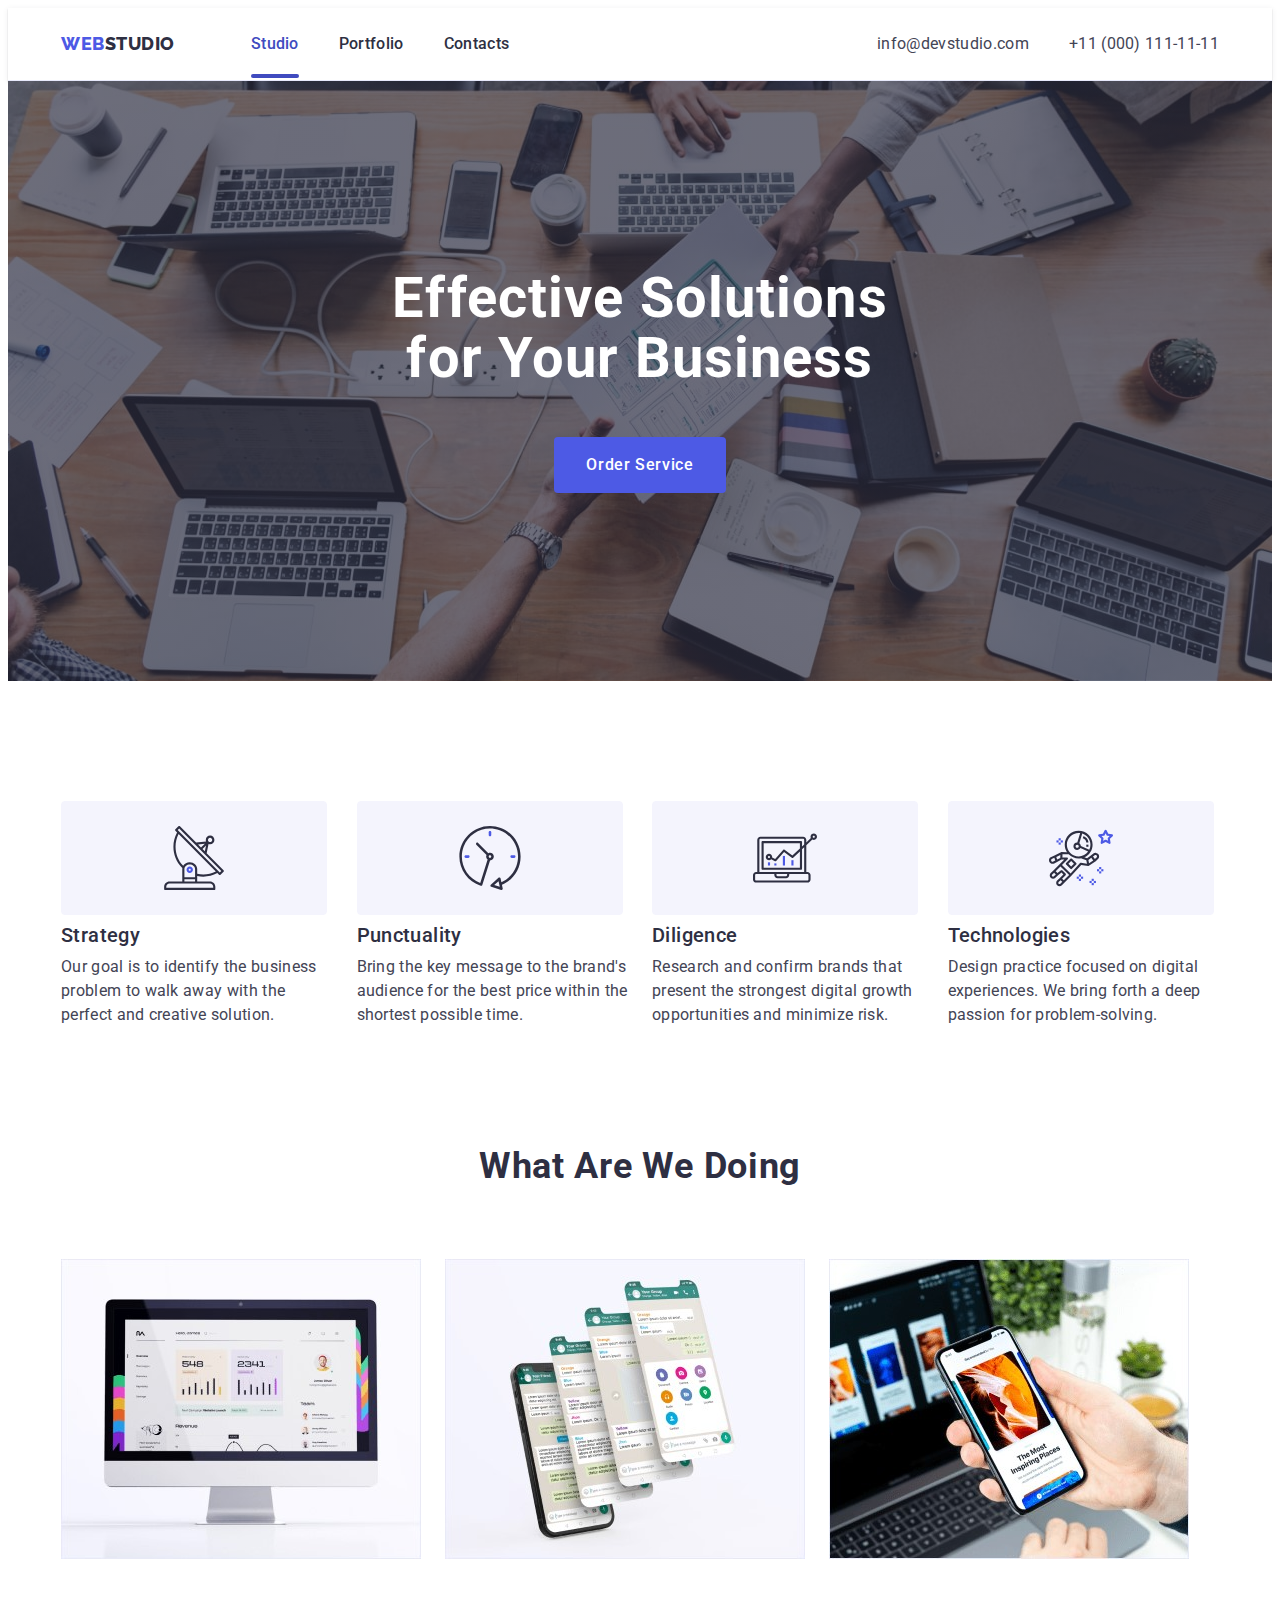
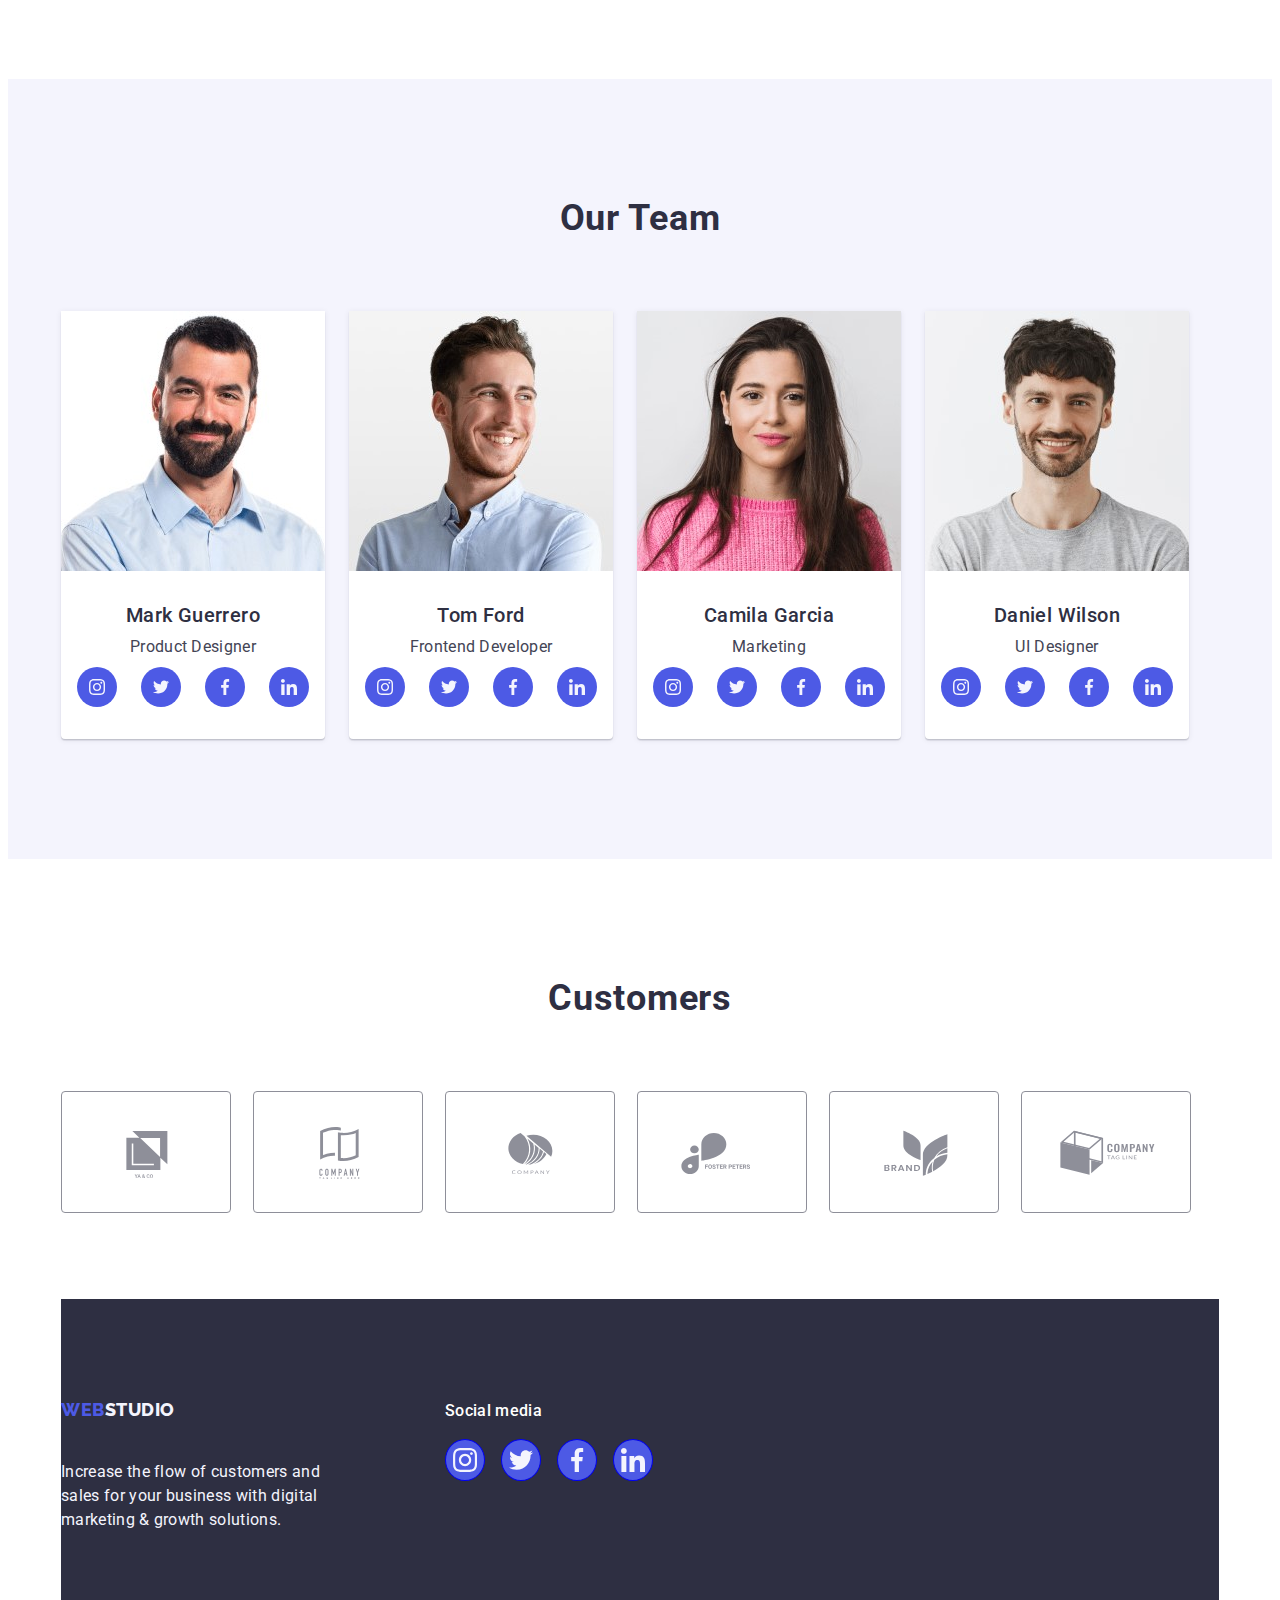
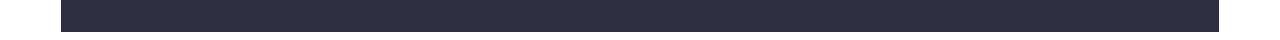
<file: index.html>
<!DOCTYPE html>
<html lang="en">
<head>
    <meta charset="UTF-8">
    <meta name="viewport" content="width=<device-width>, initial-scale=1.0">
    <title>webstudio</title>
    <link rel="preconnect" href="https://fonts.googleapis.com">
    <link rel="preconnect" href="https://fonts.gstatic.com" crossorigin>
    <link href="https://fonts.googleapis.com/css2?family=Raleway:wght@800&family=Roboto:wght@400;500;700;900&family=Tangerine:wght@700&display=swap" rel="stylesheet">
    <link 
          rel="stylesheet" 
          href="https://cdnjs.cloudflare.com/ajax/libs/modern-normalize/2.0.0/modern-normalize.min.css" 
          integrity="sha512-4xo8blKMVCiXpTaLzQSLSw3KFOVPWhm/TRtuPVc4WG6kUgjH6J03IBuG7JZPkcWMxJ5huwaBpOpnwYElP/m6wg==" 
          crossorigin="anonymous" 
          referrerpolicy="no-referrer" 
       />
<link rel="stylesheet" href="./css/styles.css" />
</head>
<body>
  <header class="header">
       <div class="container header-container">
           <nav class="header-navigation">
             <a href="./index.html" class="header-logo link">web<span class="header-logo-accent">Studio</span></a>
              <ul class="header-menu list">
                  <li class="header-menu-item">
                    <a class="header-menu-link current link" href="./index.html">Studio</a></li>
                  <li class="header-menu-item">
                    <a class="header-menu-link link" href="./portfolio.html">Portfolio</a></li>
                  <li class="header-menu-item">
                    <a class="header-menu-link link" href="">Contacts</a></li>
             </ul>
          </nav>
          <address class="header-adress">
               <ul class="adress list">
                  <li class="adress-link">
                  <a class="adress-menu link" href="mailto:info@devstudio.com">info@devstudio.com</a></li>
                  <li class="adress-link">
                  <a class="adress-menu link" href="tel:+110001111111">+11 (000) 111-11-11</a></li>
              </ul>
          </address>
     </div>
  </header>
<main>
    <section class="hero">
        <div class="container hero-container">
            <h1 class="hero-title">Effective Solutions for Your Business</h1>
            <button type="button" class="hero-btn" data-modal-open>Order Service</button>
        </div>
    </section>
    <section class="advantages">       
        <div class="container">
            <h2 class="visually-hidden">advantages</h2>
            <ul class="advantages-list list">
                <li class="advantages-item">
                    <div class="container-icons">
                        <svg class="advantages-icons"
                            width="64"
                            height="64">
                            <use href="./images/icons.svg#icon-antenna-1"></use>
                        </svg>
                    </div>
                    <h3 class="advantages-subtitle">Strategy</h3>
                    <p class="advantages-item-text">Our goal is to identify the business
                        problem to walk away with the perfect and creative solution. </p>
                </li>
                <li class="advantages-item">
                    <div class="container-icons">
                        <svg class="advantages-icons"
                            width="64"
                            height="64">
                            <use href="./images/icons.svg#icon-clock-1"></use>
                        </svg>
                    </div>
                    <h3 class="advantages-subtitle">Punctuality</h3>
                    <p class="advantages-item-text">Bring the key message to the brand's audience for the best price within the shortest possible time.</p>
                </li>
                <li class="advantages-item">
                    <div class="container-icons">
                        <svg class="advantages-icons"
                           width="64"
                           height="64">
                           <use href="./images/icons.svg#icon-diagram-1"></use>
                        </svg>
                    </div>
                    <h3 class="advantages-subtitle">Diligence</h3>
                    <p class="advantages-item-text">Research and confirm brands that present the strongest digital growth opportunities and minimize risk.</p>
                </li>
                <li class="advantages-item">
                    <div class="container-icons">
                        <svg class="advantages-icons"
                           width="64"
                           height="64">
                           <use href="./images/icons.svg#icon-astronaut-1"></use>
                        </svg>
                    </div>
                    <h3 class="advantages-subtitle">Technologies</h3>
                    <p class="advantages-item-text">Design practice focused on digital experiences. We bring forth a deep passion for problem-solving.</p>
                </li>
            </ul>
        </div>  
    </section>
    <section class="pictures">
        <div class="container">
            <h2 class="pictures-subtitle">What are we doing</h2>
            <ul class="pictures-support list">
                <li class="pictures-foto">
                    <img 
                      src="./images/laptop.jpg" 
                      alt="laptop" 
                      width="360" 
                      height="300"
                    />
                </li>
                <li class="pictures-foto">
                    <img 
                      src="./images/mobole.jpg" 
                      alt="mobole" 
                      width="360" 
                      height="300"
                    />
                </li>
                <li class="pictures-foto">
                    <img 
                      src="./images/notebook_mobole.jpg" 
                      alt="notebook_mobole" 
                      width="360" 
                      height="300"
                    />
                </li>
            </ul>
        </div>
    </section>
    <section class="team">
        <div class="container">
            <h2 class="team-title">Our team</h2>
            <ul class="team-list list">
                <li class="team-item">
                <img 
                  src="./images/markguerrero.jpg"
                  alt="mark guerrero" 
                  width="264" 
                  height="260"
                />
              <div class="container-subtitle">
                 <h3 class="team-subtitle">Mark Guerrero</h3>
                 <p class="team-item-text">Product Designer</p>
                    <ul class="social-media list">
                        <li class="social-icons">
                          <a class="social-icons-link" href="#">
                            <svg class="icons-link"
                              width="16"
                              height="16">
                              <use href="./images/icons.svg#icon-instagram-2"></use>
                            </svg>
                          </a>
                        </li>
                        <li class="social-icons">
                          <a class="social-icons-link" href="#">
                            <svg class="icons-link"
                              width="16"
                              height="16">
                              <use href="./images/icons.svg#icon-twitter-1"></use>
                            </svg>
                          </a> 
                        </li>
                        <li class="social-icons">
                          <a class="social-icons-link" href="#">
                            <svg class="icons-link"
                              width="16"
                              height="16">
                              <use href="./images/icons.svg#icon-facebook-1"></use>
                            </svg>
                          </a>
                        </li>
                        <li class="social-icons">
                          <a class="social-icons-link" href="#">
                            <svg class="icons-link"
                              width="16"
                              height="16">
                              <use href="./images/icons.svg#icon-linkedin-1"></use>
                            </svg>
                          </a>
                        </li>  
                    </ul>
                </div>    
            </li>
    <li class="team-item">
      <img 
        src="./images/tomford.jpg" 
        alt="tom ford" 
        width="264" 
        height="260"
      />
        <div class="container-subtitle">
          <h3 class="team-subtitle">Tom Ford</h3>
          <p class="team-item-text">Frontend Developer</p>
             <ul class="social-media list">
                <li class="social-icons">
                    <a class="social-icons-link" href="#">
                        <svg class="icons-link"
                         width="16"
                         height="16">
                         <use href="./images/icons.svg#icon-instagram-2"></use>
                        </svg>
                    </a>  
                </li>
                <li class="social-icons">
                    <a class="social-icons-link" href="#">
                        <svg class="icons-link"
                         width="16"
                         height="16">
                         <use href="./images/icons.svg#icon-twitter-1"></use>
                       </svg>
                    </a>                                   
                </li>
                <li class="social-icons">
                    <a class="social-icons-link" href="#">
                        <svg class="icons-link"
                         width="16"
                         height="16">
                        <use href="./images/icons.svg#icon-facebook-1"></use>
                        </svg>
                    </a>    
                </li>
                <li class="social-icons">
                    <a class="social-icons-link" href="#">
                        <svg class="icons-link"
                         width="16"
                         height="16">
                        <use href="./images/icons.svg#icon-linkedin-1"></use>
                        </svg>
                    </a>
                </li>  
             </ul>
        </div>    
    </li>
    <li class="team-item">
            <img 
              src="./images/camilagarcia.jpg" 
              alt="camila garcia" 
              width="264" 
              height="260"
             />
        <div class="container-subtitle">
          <h3 class="team-subtitle">Camila Garcia</h3>
          <p class="team-item-text">Marketing</p>
            <ul class="social-media list">
                <li class="social-icons">
                    <a class="social-icons-link" href="#"> 
                      <svg class="icons-link"
                       width="16"
                       height="16">
                       <use href="./images/icons.svg#icon-instagram-2"></use>
                      </svg>
                    </a>
                </li>
                <li class="social-icons">
                    <a class="social-icons-link" href="#">
                        <svg class="icons-link"
                         width="16"
                         height="16">
                        <use href="./images/icons.svg#icon-twitter-1"></use>
                        </svg>
                    </a>
                </li>
                <li class="social-icons">
                    <a class="social-icons-link" href="#">
                       <svg class="icons-link"
                        width="16"
                        height="16">
                        <use href="./images/icons.svg#icon-facebook-1"></use>
                       </svg>
                    </a>
                </li>
                <li class="social-icons">
                    <a class="social-icons-link" href="#">
                      <svg class="icons-link"
                        width="16"
                        height="16">
                        <use href="./images/icons.svg#icon-linkedin-1"></use>
                      </svg>
                    </a>
                </li>  
            </ul>
        </div>
    </li>
    <li class="team-item">
        <img 
            src="./images/danielwilson.jpg" 
            alt="daniel wilson"
            width="264" 
            height="260"
        />
        <div class="container-subtitle">
            <h3 class="team-subtitle">Daniel Wilson</h3>
            <p class="team-item-text">UI Designer</p>
                <ul class="social-media list">
                    <li class="social-icons">
                        <a class="social-icons-link" href="#">
                          <svg class="icons-link"
                            width="16"
                            height="16">
                            <use href="./images/icons.svg#icon-instagram-2"></use>
                         </svg>
                        </a>
                    </li>
                    <li class="social-icons">
                        <a class="social-icons-link" href="#">
                          <svg class="icons-link"
                            width="16"
                            height="16">
                            <use href="./images/icons.svg#icon-twitter-1"></use>
                          </svg>
                        </a>
                    </li>
                    <li class="social-icons">
                        <a class="social-icons-link" href="#">
                          <svg class="icons-link"
                            width="16"
                            height="16">
                            <use href="./images/icons.svg#icon-facebook-1"></use>
                          </svg></a>
                    </li>
                    <li class="social-icons">
                        <a class="social-icons-link" href="#">
                          <svg class="icons-link"
                            width="16"
                            height="16">
                            <use href="./images/icons.svg#icon-linkedin-1"></use>
                          </svg>
                        </a>
                    </li>  
                </ul>
            </div>   
        </li>
    </ul>
    </div>
    </section>
    <section class="customers">
        <div class="container">
            <h2 class="customers-box">Customers</h2>
            <ul class="customers-box-icons list">
                <li class="customers-icons-logo">
                    <a class="customers-icons" href="#">
                     <svg class="customers-icons-box"
                      width="104"
                      height="56">
                      <use href="./images/icons.svg#icon-Logo"></use>
                     </svg>
                    </a>
                </li>
                <li class="customers-icons-logo">
                    <a class="customers-icons" href="#">
                     <svg class="customers-icons-box"
                      width="104"
                      height="56">
                      <use href="./images/icons.svg#icon-Logo-1"></use>
                     </svg>
                    </a> 
                </li>
                <li class="customers-icons-logo">
                    <a class="customers-icons" href="#">
                     <svg class="customers-icons-box"
                      width="104"
                      height="56">
                      <use href="./images/icons.svg#icon-Logo-2"></use>
                     </svg>
                    </a> 
                </li>
                <li class="customers-icons-logo">
                    <a class="customers-icons" href="#">
                     <svg class="customers-icons-box"
                      width="104"
                      height="56">
                      <use href="./images/icons.svg#icon-Logo-3"></use>
                     </svg>
                    </a>  
                </li>
                <li class="customers-icons-logo">
                    <a class="customers-icons" href="#">
                     <svg class="customers-icons-box"
                      width="104"
                      height="56">
                      <use href="./images/icons.svg#icon-Logo-4"></use>
                     </svg>
                    </a>
                </li>
                <li class="customers-icons-logo">
                    <a class="customers-icons" href="#">
                     <svg class="customers-icons-box"
                      width="104"
                      height="56">
                      <use href="./images/icons.svg#icon-Logo-5"></use>
                     </svg>
                    </a>  
                </li>
            </ul>
        </div>
    </section>
   </main>
     <footer class="container" id="footer">   
        <div class="footer-container">
         <div class="footer-logo-text">
            <a href="./index.html" class="header-logo link">web<span class="header-logo-footer">Studio</span></a>
            <p class="footer-text">Increase the flow of customers and  sales for your business with digital marketing & growth solutions.</p>
         </div>
         <div class="footer-base">
           <p class="footer-text-social">Social media</p>
           <ul class="footer-social list">
             <li class="footer-social-icons">
                <a class="footer-icons-list" href="#">
                  <svg class="footer-icons-box"
                   width="24"
                   height="24">
                   <use href="./images/icons.svg#icon-instagram-2"></use>
                  </svg>
                </a>
             </li>
             <li class="footer-social-icons">
                <a class="footer-icons-list" href="#">
                  <svg class="footer-icons-box"
                   width="24"
                   height="24">
                   <use href="./images/icons.svg#icon-twitter-1"></use>
                  </svg>
                </a>
             </li>
             <li class="footer-social-icons">
                <a class="footer-icons-list" href="#">
                  <svg class="footer-icons-box"
                   width="24"
                   height="24">
                  <use href="./images/icons.svg#icon-facebook-1"></use>
                  </svg>
                </a>  
             </li>
             <li class="footer-social-icons">
                <a class="footer-icons-list" href="#">
                  <svg class="footer-icons-box"
                   width="24"
                   height="24">
                  <use href="./images/icons.svg#icon-linkedin-1"></use>
                 </svg>
                </a>   
             </li>  
           </ul>
         </div>     
        </div>        
   </footer>
        <div class="backdrop is-hidden" data-modal>
          <div class="modal-window">   
          <button class="cross-buttom" type="button" data-modal-close>
             <svg class="cross" 
              width="8"
              height="8">
              <use href="./images/icons.svg#icon-cross"></use>
              </svg>
            </button>    
          </div>
        </div>
    <script src="./js/modal.js"></script>
  </body>
</html>
</file>
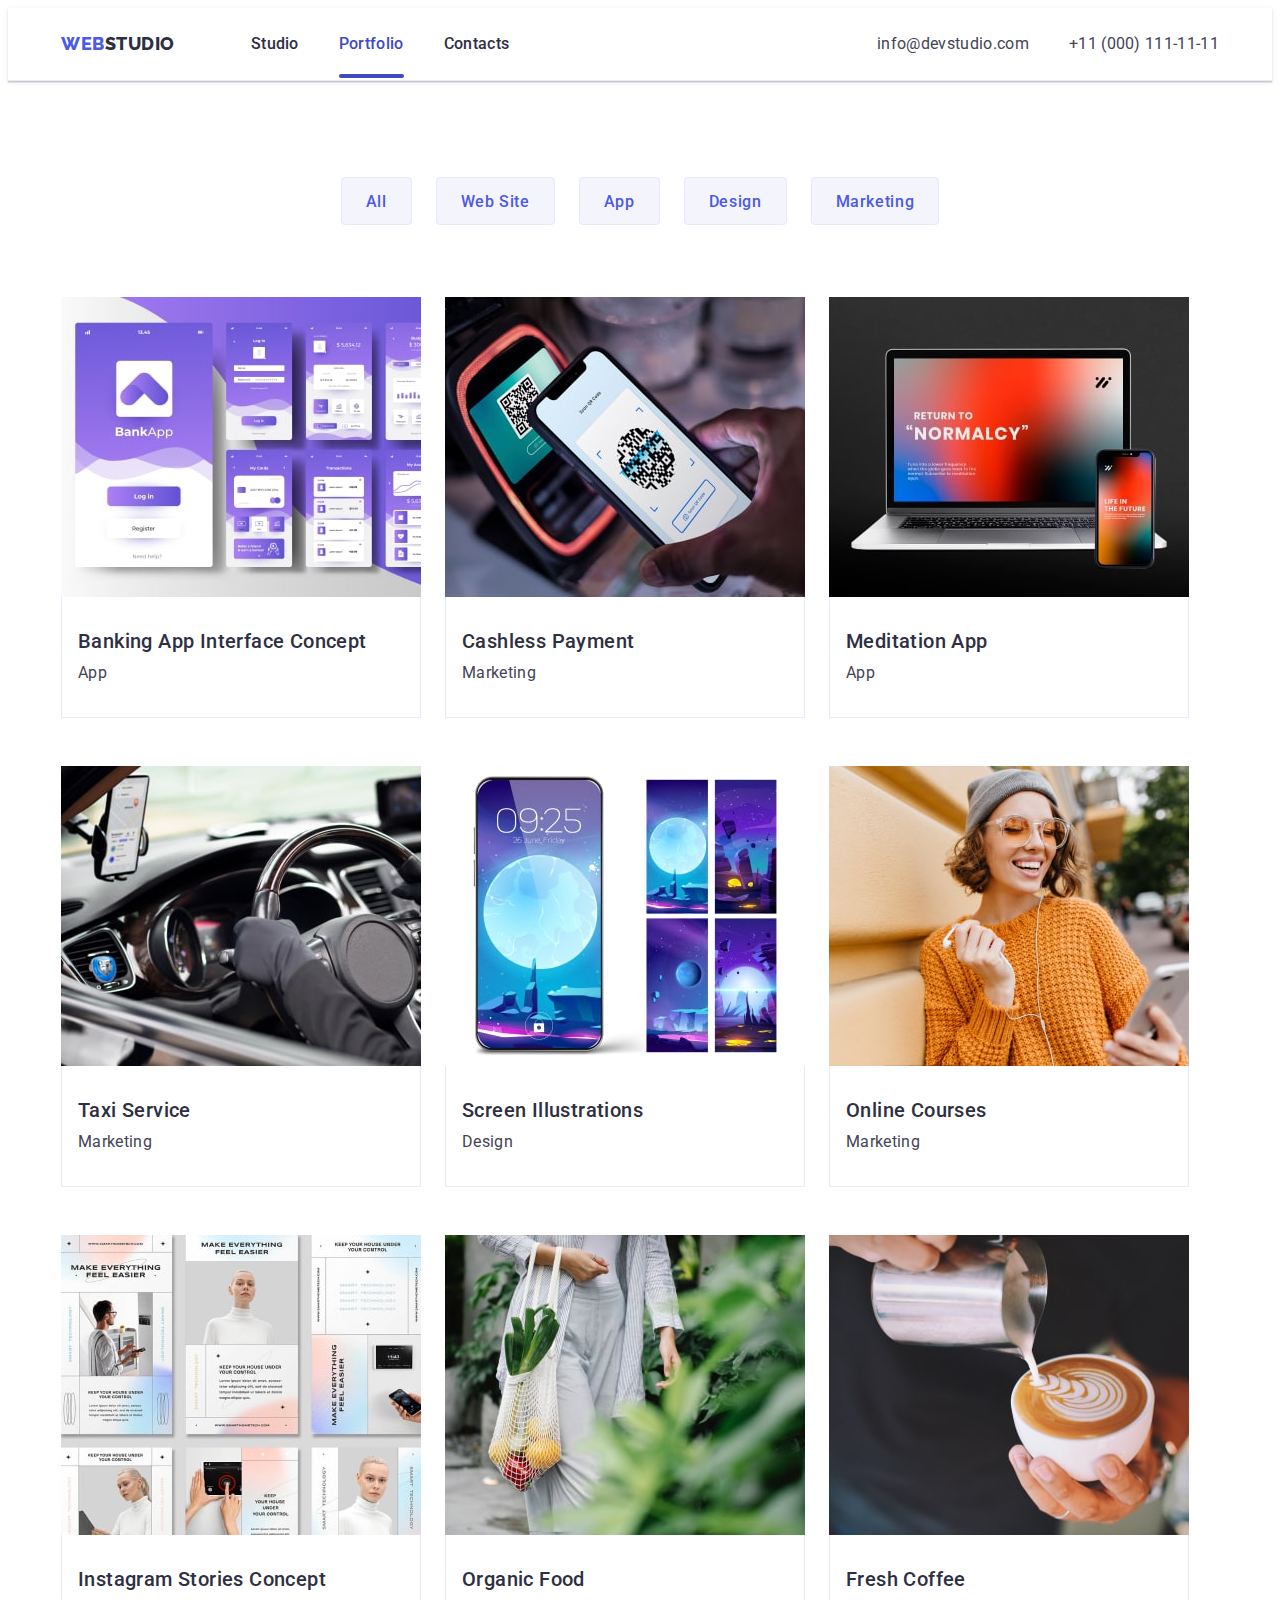
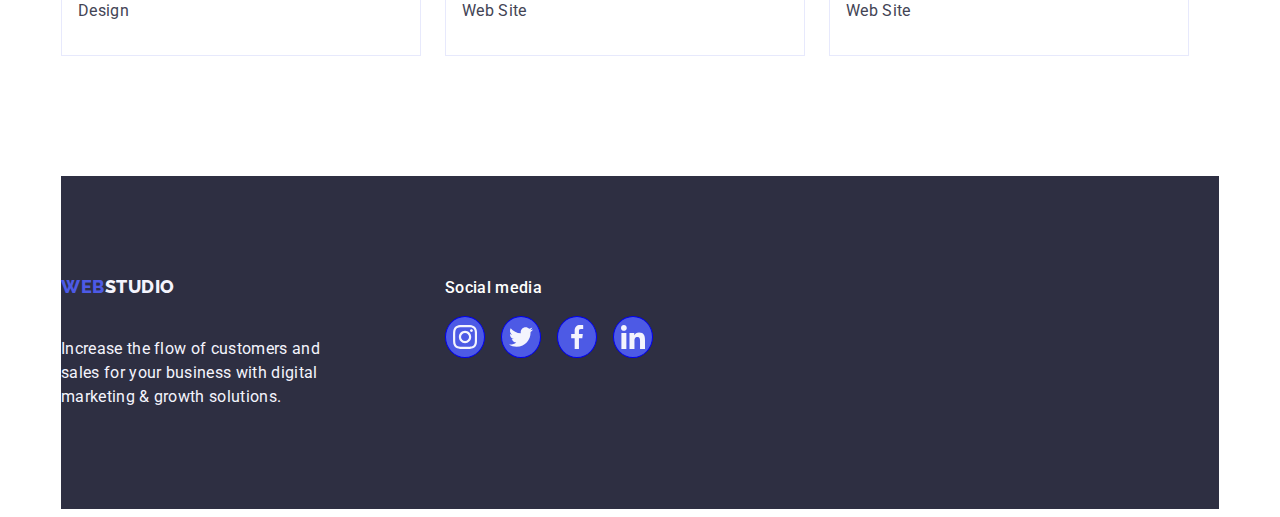
<file: portfolio.html>
<!DOCTYPE html>
<html lang="en">
<head>
    <meta charset="UTF-8">
    <meta name="viewport" content="width=<device-width>, initial-scale=1.0">
    <title>webstudio</title>
    <link rel="preconnect" href="https://fonts.googleapis.com">
    <link rel="preconnect" href="https://fonts.gstatic.com" crossorigin>
    <link href="https://fonts.googleapis.com/css2?family=Raleway:wght@800&family=Roboto:wght@400;500;700;900&family=Tangerine:wght@700&display=swap" rel="stylesheet">
    <link 
        rel="stylesheet" 
        href="https://cdnjs.cloudflare.com/ajax/libs/modern-normalize/2.0.0/modern-normalize.min.css" 
        integrity="sha512-4xo8blKMVCiXpTaLzQSLSw3KFOVPWhm/TRtuPVc4WG6kUgjH6J03IBuG7JZPkcWMxJ5huwaBpOpnwYElP/m6wg==" 
        crossorigin="anonymous" 
        referrerpolicy="no-referrer" 
    />
<link rel="stylesheet" href="./css/styles.css" />
</head>
<body>
  <header class="header">
    <div class="container header-container">
      <nav class="header-navigation">
        <a href="./index.html" class="header-logo link">web<span class="header-logo-accent">Studio</span></a>
         <ul class="header-menu list">
             <li class="header-menu-item">
               <a class="header-menu-link link" href="./index.html">Studio</a></li>
             <li class="header-menu-item">
               <a class="header-menu-link current link" href="./portfolio.html">Portfolio</a></li>
             <li class="header-menu-item">
               <a class="header-menu-link link" href="">Contacts</a></li>
        </ul>
     </nav>
     <address class="header-adress">
          <ul class="adress list">
             <li class="adress-link">
             <a class="adress-menu link" href="mailto:info@devstudio.com">info@devstudio.com</a></li>
             <li class="adress-link">
             <a class="adress-menu link" href="tel:+110001111111">+11 (000) 111-11-11</a></li>
         </ul>
     </address>
</div>
  </header>
  <main>
      <section class="portfolio">
        <div class="container">
          <h1 class="visually-hidden">portfolio</h1>
          <ul class="some-btn list">
              <li><button type="button" class="btn-roll">All</button></li>
              <li><button type="button" class="btn-roll">Web Site</button></li>
              <li><button type="button" class="btn-roll">App</button></li>
              <li><button type="button" class="btn-roll">Design</button></li>
              <li><button type="button" class="btn-roll">Marketing</button></li>
          </ul>
          <ul class="support-list list">
              <li class="support-list-item">
                  <a class="support-card link" href="#">
                    <div class="card">
                      <img src="./images/bankapp.jpg"
                      alt="bankapp"
                      width="360"
                      height="300">
                      <p class="overlay">14 Stylish and User-Friendly App Design Concepts · Task Manager App · Calorie Tracker App · Exotic Fruit Ecommerce App · Cloud Storage App</p>
                    </div>
                    <div class="container-support">
                        <h2 class="support-list-text">Banking App Interface Concept</h2>
                        <p class="support-btn-text">App</p>
                    </div>
                  </a>
              </li>
              <li class="support-list-item">
                  <a class="support-card link" href="#">
                    <div class="card">
                      <img src="./images/cashlesspayment.jpg"
                      alt="cashlesspayment"
                      width="360"
                      height="300">
                      <p class="overlay">14 Stylish and User-Friendly App Design Concepts · Task Manager App · Calorie Tracker App · Exotic Fruit Ecommerce App · Cloud Storage App</p>
                    </div>
                    <div class="container-support">
                          <h2 class="support-list-text">Cashless Payment</h2>
                          <p class="support-btn-text">Marketing</p>
                    </div> 
                  </a>  
              </li>
              <li class="support-list-item">
                  <a class="support-card link" href="#">
                    <div class="card">
                      <img src="./images/meditaionapp.jpg"
                      alt="meditaionapp"
                      width="360"
                      height="300">
                      <p class="overlay">14 Stylish and User-Friendly App Design Concepts · Task Manager App · Calorie Tracker App · Exotic Fruit Ecommerce App · Cloud Storage App</p>
                    </div>
                    <div class="container-support">
                        <h2 class="support-list-text">Meditation App</h2>
                        <p class="support-btn-text">App</p>
                    </div> 
                  </a>
              </li>
              <li class="support-list-item">
                <a class="support-card link" href="#">
                  <div class="card">
                    <img src="./images/taxiservice.jpg"
                    alt="taxiservice"
                    width="360"
                    height="300">
                    <p class="overlay">14 Stylish and User-Friendly App Design Concepts · Task Manager App · Calorie Tracker App · Exotic Fruit Ecommerce App · Cloud Storage App</p>
                  </div>
                  <div class="container-support">
                        <h2 class="support-list-text">Taxi Service</h2>
                        <p class="support-btn-text">Marketing</p>
                  </div>    
                </a>  
              </li>
              <li class="support-list-item">
                <a class="support-card link" href="#">
                  <div class="card">
                    <img src="./images/screenillustrations.jpg"
                    alt="screenillustrations"
                    width="360"
                    height="300">
                    <p class="overlay">14 Stylish and User-Friendly App Design Concepts · Task Manager App · Calorie Tracker App · Exotic Fruit Ecommerce App · Cloud Storage App</p>
                  </div>
                  <div class="container-support">
                        <h2 class="support-list-text">Screen Illustrations</h2>
                        <p class="support-btn-text">Design</p>
                  </div>   
                </a>
              </li>
              <li class="support-list-item">
                <a class="support-card link" href="#">
                  <div class="card">
                    <img src="./images/onlinecourses.jpg"
                    alt="onlinecourses"
                    width="360"
                    height="300">
                    <p class="overlay">14 Stylish and User-Friendly App Design Concepts · Task Manager App · Calorie Tracker App · Exotic Fruit Ecommerce App · Cloud Storage App</p>
                  </div>
                  <div class="container-support">
                        <h2 class="support-list-text">Online Courses</h2>
                        <p class="support-btn-text">Marketing</p>
                  </div>    
                </a>    
              </li>
              <li class="support-list-item">
                <a class="support-card link" href="#">
                  <div class="card">
                    <img src="./images/instagramstories.jpg"
                    alt="instagramstories"
                    width="360"
                    height="300">
                    <p class="overlay">14 Stylish and User-Friendly App Design Concepts · Task Manager App · Calorie Tracker App · Exotic Fruit Ecommerce App · Cloud Storage App</p>
                  </div>
                  <div class="container-support">
                        <h2 class="support-list-text">Instagram Stories Concept</h2>
                        <p class="support-btn-text">Design</p>
                  </div> 
                </a>       
              </li>
              <li class="support-list-item">
                <a class="support-card link" href="#">
                  <div class="card">
                    <img src="./images/organicfood.jpg"
                    alt="organicfood"
                    width="360"
                    height="300">
                    <p class="overlay">14 Stylish and User-Friendly App Design Concepts · Task Manager App · Calorie Tracker App · Exotic Fruit Ecommerce App · Cloud Storage App</p>
                  </div>  
                  <div class="container-support">
                        <h2 class="support-list-text">Organic Food</h2>
                        <p class="support-btn-text">Web Site</p>
                  </div> 
                </a>  
              </li>
              <li class="support-list-item">
                <a class="support-card link" href="#">
                  <div class="card">
                    <img src="./images/freshcoffee.jpg"
                    alt="freshcoffee"
                    width="360"
                    height="300">
                    <p class="overlay">14 Stylish and User-Friendly App Design Concepts · Task Manager App · Calorie Tracker App · Exotic Fruit Ecommerce App · Cloud Storage App</p>
                  </div>
                  <div class="container-support">
                        <h2 class="support-list-text">Fresh Coffee</h2>
                        <p class="support-btn-text">Web Site</p>
                  </div>   
                </a>
              </li>
          </ul>
        </div>
      </section>
</main>
<footer class="container" id="footer">   
  <div class="footer-container">
   <div class="footer-logo-text">
      <a href="./index.html" class="header-logo link">web<span class="header-logo-footer">Studio</span></a>
      <p class="footer-text">Increase the flow of customers and  sales for your business with digital marketing & growth solutions.</p>
   </div>
   <div class="footer-base">
     <p class="footer-text-social">Social media</p>
     <ul class="footer-social list">
       <li class="footer-social-icons">
          <a class="footer-icons-list" href="#">
            <svg class="footer-icons-box"
             width="24"
             height="24">
             <use href="./images/icons.svg#icon-instagram-2"></use>
            </svg>
          </a>
       </li>
       <li class="footer-social-icons">
          <a class="footer-icons-list" href="#">
            <svg class="footer-icons-box"
             width="24"
             height="24">
             <use href="./images/icons.svg#icon-twitter-1"></use>
            </svg>
          </a>
       </li>
       <li class="footer-social-icons">
          <a class="footer-icons-list" href="#">
            <svg class="footer-icons-box"
             width="24"
             height="24">
            <use href="./images/icons.svg#icon-facebook-1"></use>
            </svg>
          </a>  
       </li>
       <li class="footer-social-icons">
          <a class="footer-icons-list" href="#">
            <svg class="footer-icons-box"
             width="24"
             height="24">
            <use href="./images/icons.svg#icon-linkedin-1"></use>
           </svg>
          </a>   
       </li>  
     </ul>
   </div>     
  </div>        
  </footer>
</body>
</html>
</file>
<file: css/styles.css>
:root {
    --brand-color: #4D5AE5
}

p, h1,h2,h3,h4,h5,h6 {
    margin-top: 0;
    margin-bottom: 0;
}

ul, ol {
    margin-top: 0;
    margin-bottom: 0;
    padding-left: 0;
}

img {
    display: block;
}

body {
    font-family: 'Roboto', sans-serif;
    color: #434455;
    background-color: #FFFFFF;
}

.link {
    text-decoration: none;
}

.list {
    list-style-type: none;
}

.container {
    width: 100%;
    max-width: 1158px;
    padding-left: 15px;
    padding-right: 15px;
    margin: 0 auto;
}

.visually-hidden {
        position: absolute;
        width: 1px;
        height: 1px;
        margin: -1px;
        border: 0;
        padding: 0;
        white-space: nowrap;
        clip-path: inset(100%);
        clip: rect(0 0 0 0);
        overflow: hidden;  
}

/*----header----*/
.header {
    padding-top: 24px;
    display: block;
    border-bottom: 1px solid #e7e9fc;
    box-shadow: 0px 1px 6px 0px rgba(46, 47, 66, 0.08), 
    0px 1px 1px 0px rgba(46, 47, 66, 0.16), 0px 2px 1px 0px rgba(46, 47, 66, 0.08);
}

.header-container {
    display: flex;
    gap: 40px;
    justify-content: space-between;
}

.header-navigation {
    display: flex;
    align-items: center;
    flex-grow: 1;
}

.header-menu {
    display: flex;
    align-items: center;
    gap: 40px;
    padding-bottom: 24px;
    transition: color 250ms cubic-bezier(0.4, 0, 0.2, 1);
}    

.header-logo {
    color: var(--brand-color);
    font-family: "Raleway", sans-serif;
    font-size: 18px;
    font-style: normal;
    font-weight: 800;
    line-height: 1.17; 
    letter-spacing: 0.03em;
    text-transform: uppercase;
    margin-right: 76px;
    display: flex;
    padding-bottom: 24px;
}

.header-logo-accent {
    color: #2E2F42
}

.header-menu-link {
    position: relative;
    color: #2E2F42;
    font-size: 16px;
    font-style: normal;
    font-weight: 500;
    line-height: 1.5;
    letter-spacing: 0.02em;
    padding-top: 24px;
    padding-bottom: 24px;
    transition: color 250ms cubic-bezier(0.4, 0, 0.2, 1);
}

.header-menu-link::after,
.adress-menu::after {
    content: "";
    position: absolute;
    width: 100%;
    height: 4px;
    left: 0;
    bottom: 0;
    opacity: 0;
    border-radius: 2px;
    background: var(--ocean, #404BBF);
    bottom: -1px;
    transition: color 250ms cubic-bezier(0.4, 0, 0.2, 1);
}

.header-menu-link:hover::after,
.header-menu-link:focus::after,
.header-menu-link.current::after,
.adress-menu:hover:after,
.adress-menu:focus:after {
    opacity: 1;
}

.header-menu-link:hover,
.header-menu-link:focus,
.header-menu-link.current,
.adress-menu:hover, 
.adress-menu:focus {
    color: #404BBF;
}

.header-adress {
    font-style: normal;
}

.adress {
    display: flex;
    align-items: center;
    gap: 40px;
}
 
.adress-menu {
    position: relative;
    color: #434455;  
    font-size: 16px;
    font-weight: 400;
    line-height: 1.5;
    letter-spacing: 0.02em;
    padding-bottom: 24px;
    transition: color 250ms cubic-bezier(0.4, 0, 0.2, 1);
}

/*----main----*/

.hero {
    max-width: 1440px;
    background: #2E2F42;
    padding-top: 188px;
    padding-bottom: 188px;
    margin: 0 auto;
    background-repeat: no-repeat;
    background-size: cover;
    background-image: linear-gradient(rgba(46, 47, 66, 0.7), 
  rgba(46, 47, 66, 0.7)), 
    url(../images/people_office.jpg);
    background-position: center;
}

.hero-container { 
    margin: 0 auto;
   position: relative;
    
}

.hero-title {
    color: #FFF;
    font-size: 56px;
    font-style: normal;
    font-weight: 700;
    line-height: 1.07;
    letter-spacing: 0.02em;
    text-align: center;
    max-width: 496px;
    margin: 0 auto;
    margin-bottom: 48px;
}

button {
    border: none;
    cursor: pointer;
}

.hero-btn {
    color: #FFF;
    font-family: inherit;
    cursor: pointer;
    font-size: 16px;
    font-style: normal;
    font-weight: 500;
    line-height: 1.5; 
    letter-spacing: 0.04em;
    background-color: var(--brand-color);
    padding: 16px 32px;
    border-radius: 4px;
    margin: 0 auto;
    display: block;
    min-width: 169px;
    height: 56px;
    border: none;
    transition: background-color 250ms cubic-bezier(0.4, 0, 0.2, 1);
}

.hero-btn:is(:hover, :focus) {
    background-color: #404BBF;
}


/*----buttom portfolio----*/
.some-btn {
    display: flex;
    margin: 0 auto;
    justify-content: center;
    margin-bottom: 72px;
    gap: 24px;
}

.btn-roll {
    color: var(--brand-color);
    font-family: inherit;
    cursor: pointer;
    font-size: 16px;
    font-style: normal;
    font-weight: 500;
    line-height: 1.5; 
    letter-spacing: 0.04em;
    background-color: #F4F4FD;
    border-radius: 4px;
    margin: 0 auto;
    display: block;
    padding: 12px 24px;
    height: 48px;
    border: 1px solid #e7e9fc;
    transition: color 250ms cubic-bezier(0.4, 0, 0.2, 1), background-color 250ms cubic-bezier(0.4, 0, 0.2, 1), border-color 250ms cubic-bezier(0.4, 0, 0.2, 1), box-shadow 
    250ms cubic-bezier(0.4, 0, 0.2, 1);   
}

.btn-roll:is(:hover, :focus) {
    color: #FFF;
    background-color: #404BBF;
    border: 1px solid transparent;
    box-shadow: 0px 2px 2px 0px rgba(0, 0, 0, 0.12), 0px 2px 1px 0px
     rgba(0, 0, 0, 0.08), 0px 3px 1px 0px rgba(0, 0, 0, 0.10);
}

/*----advantages----*/

.advantages {
    padding: 120px 0 120px;
    display: flex;
}

.advantages-list {
    display: flex;
    gap: 24px;
}

.advantages-item {
    width: calc((100% - 24px * 3) / 4);
}

.advantages-subtitle {
    color:#2E2F42;
    font-size: 20px;
    font-style: normal;
    font-weight: 500;
    line-height: 1.2;
    letter-spacing: 0.02em;
    margin-top: 8px;
    margin-bottom: 8px;
}

.advantages-item-text {
    color: #434455;
    font-size: 16px;
    font-style: normal;
    font-weight: 400;
    line-height: 1.5;
    letter-spacing: 0.02em;
}

.container-icons { 
    width: 264px;
    height: 112px;
    display: flex;
    align-items: center;
    justify-content: center;
    border-radius: 4px;
    background: var(--cloud, #F4F4FD);
    border: 1px solid var(--cloud, #F4F4FD);
    margin-bottom: 8px;
}

.advantages-icons {
    margin: 0 auto;
    display: flex;
}

/*----pictures----*/

.pictures {
    text-align: center;
    display: flex;
    padding-bottom: 120px
}

.pictures-support {
    display: flex;
    gap: 24px;
}

.pictures-subtitle {
    color: #2E2F42;
    font-size: 36px;
    font-style: normal;
    font-weight: 700;
    line-height: 1.11;
    letter-spacing: 0.02em;
    text-transform: capitalize;
    margin-bottom: 72px;
}

/*----team----*/
.team {
    display: flex;
    padding-top: 120px;
    padding-bottom: 120px; 
}

.team {
    background: var(--cloud, #F4F4FD)
}

.team-title {
    color: #2E2F42;
    font-size: 36px;
    font-style: normal;
    font-weight: 700;
    line-height: 1.11;
    letter-spacing: 0.02em;
    text-transform: capitalize;
    margin-bottom: 72px;
    text-align: center;
}

.team-list {
    display: flex;
    gap: 24px;
}

.team-item {
    background-color: #FFFFFF; 
    border-radius: 0px 0px 4px 4px;
    box-shadow: 0px 2px 1px 0px rgba(46, 47, 66, 0.08), 0px 1px 1px 0px rgba(46, 47, 66, 0.16), 
    0px 1px 6px 0px rgba(46, 47, 66, 0.08);
}

.container-subtitle {
    display: flex;
    flex-direction: column;
    padding-top: 32px;
    padding-bottom: 32px;
}

.team-subtitle {
    color: #2E2F42;
    font-size: 20px;
    font-style: normal;
    font-weight: 500;
    line-height: 1.2;
    letter-spacing: 0.02em;
    margin-bottom: 8px;
    text-align: center;
}

.team-item-text {
    color: #434455;
    font-size: 16px;
    font-style: normal;
    font-weight: 400;
    line-height: 1.5;
    letter-spacing: 0.02em;
    margin-bottom: 8px;
    text-align: center;
}

.social-media {
    display: flex;
    gap: 24px;
    justify-content: center;
    flex-wrap: nowrap; 
}

.social-icons {
   align-items: center;
   width: 40px;
   height: 40px;

}

.social-icons-link {
    display: flex;
    margin: 0 auto;
    width: 100%;
    height: 100%;
    border-radius: 50%;
    align-items: center;
    justify-content: center;
    fill: var(--cloud, #F4F4FD);
    background-color: #4d5ae5; 
    transition :background-color 
    250ms cubic-bezier(0.4, 0, 0.2, 1);
}

.social-icons-link:hover,
.social-icons-link:focus {
    background-color: #404bbf;
}

.icons-link {
}

.portfolio {
    padding-top: 96px;
    padding-bottom: 120px;
}

.container-support {
    padding: 32px 16px;
    border: 1px solid #e7e9fc;
    border-top: none; 
}

.support-list {
    display: flex;
    flex-wrap: wrap;
    align-content: space-between;
    row-gap: 48px;
    column-gap: 24px;
 }

.support-card {
    display: block;
    transition: box-shadow 250ms cubic-bezier(0.4, 0, 0.2, 1); 
}

.support-card:is(:hover, :focus) {
    box-shadow: 0px 1px 6px rgba(46, 47, 66, 0.08), 0px 1px 1px rgba(46, 47, 66, 0.16), 
    0px 2px 1px rgba(46, 47, 66, 0.08);
} 

 .card {
    position: relative;
    overflow: hidden;
 }

 .overlay {
    color: var(--cloud, #F4F4FD);
    font-size: 16px;
    font-style: normal;
    font-weight: 400;
    line-height: 1.5;
    letter-spacing: 0.02em;
    padding: 40px 32px; 
    position: absolute;
    top: 0;
    left: 0;
    width: 100%;
    height: 100%;
    background: var(--iris, #4D5AE5);
    transform: translateY(100%);
    transition: transform 250ms cubic-bezier(0.4, 0, 0.2, 1);
 }

.support-card:hover .overlay,
.support-card:focus .overlay {
    transform: translateY(0);
}

.support-list-text {
    color: var(--navyblue, #2E2F42);
    font-size: 20px;
    font-style: normal;
    font-weight: 500;
    line-height: 1.2; 
    letter-spacing: 0.02em;
    margin-bottom: 8px
}

.support-btn-text {
    color: var(--slate, #434455);
    font-size: 16px;
    font-style: normal;
    font-weight: 400;
    line-height: 1.5;
    letter-spacing: 0.02em;
}

/*----customers----*/
.customers {
    padding-top: 120px;
    padding-bottom: 120px; 
    
}

.customers-box {
    text-align: center;
    color: var(--navyblue, #2E2F42);
    margin-bottom: 72px;
    font-size: 36px;
    font-style: normal;
    font-weight: 700;
    line-height: 1.11;
    letter-spacing: 0.02em;
    text-transform: capitalize;
}
 
.customers-box-icons {
    display: flex;
    gap: 24px;
}

.customers-icons-logo {
    display: flex;
    width: 168px;
    height: 88px;
} 

.customers-icons {
    display: flex;
    width: 100%;
    height: 100%;
    padding: 16px 32px;
    border-radius: 4px;
    justify-content: center;
    align-items: center;
    fill: var(--lightslate, #8E8F99);
    color:#8e8f99;
    border: 1px solid var(--lightslate, #8E8F99);
    transition: border-color 250ms cubic-bezier(0.4, 0, 0.2, 1), 
    color 250ms cubic-bezier(0.4, 0, 0.2, 1);
}

.customers-icons:hover {
    color: #404bbf;
    border: 1px solid var(--ocean, #404BBF);
}

.customers-icons:focus {
    color: #404bbf;
    border: 1px solid var(--ocean, #404BBF);
}

.customers-icons-box {
    fill: currentColor; 
}        

/*----basement----*/

.footer-container {
    display: flex;
    align-items: baseline;
    padding-top: 100px;
    padding-bottom: 100px;
    background: var(--navyblue, #2E2F42);
}

.footer-logo-text {
    margin-right: 120px
}

.header-logo-footer {
    color: #f4f4fd;
    font-family: Raleway;
    font-size: 18px;
    font-style: normal;
    font-weight: 800;
    line-height: 1.17;
    letter-spacing: 0,03em;
    text-transform: uppercase;
    margin-bottom: 16px;
     
}

.footer-text {
    text-align: left;
    color: #F4F4FD;
    font-size: 16px;
    font-style: normal;
    font-weight: 400;
    line-height: 1.5;
    letter-spacing: 0.02em;
    max-width: 264px;
}

.footer-base {
    display:block;
}

.footer-social {
    display: flex;
    gap: 16px
}

.footer-text-social {
    color: var(--white, #FFF);
    font-size: 16px;
    font-style: normal;
    font-weight: 500;
    line-height: 1.5;
    letter-spacing: 0.02em;
    margin: 0 auto;
    margin-bottom: 16px;
}  

.footer-social-icons {
    display: flex;
    width: 40px;
    height: 40px;
    transition: transform 250ms cubic-bezier(0.4, 0, 0.2, 1);
}

.footer-icons-list {
    display: flex;
    margin: 0 auto;
    width: 100%;
    height: 100%;
    border: 1px solid;
    border-radius: 50%;
    align-items: center;
    justify-content: center;
    fill: var(--cloud, #F4F4FD);
    background-color: #4d5ae5;
    background-color: 250ms cubic-bezier(0.4, 0, 0.2, 1);  
    transition: background-color 250ms cubic-bezier(0.4, 0, 0.2, 1); 
}

.footer-icons-list:is(:hover, :focus) {
    background-color: #31d0aa;
    background-color: 250ms cubic-bezier(0.4, 0, 0.2, 1);
}
.footer-icons-box {
}

/*----Model window----*/

.backdrop {
    position: fixed;
    top: 0; 
    left: 0;
    width: 100%;
    height: 100%;
    background-color: rgba(46, 47, 66, 0.4);
    transition: opacity 250ms cubic-bezier(0.4, 0, 0.2, 1), 
    visibility 250ms cubic-bezier(0.4, 0, 0.2, 1); 
} 

.is-hidden {
    opacity: 0;
    visibility: hidden;
    pointer-events: none;
  }

.modal-window {
    position: absolute;
    background-position: center;
    top: 50%;
    left: 50%;
    transform: translate(-50%, -50%) scale(1);
    bottom: 8px;
    width: 408px;
    min-height: 584px;
    background: #fcfcfc; 
    border-radius: 4px;
    visibility: visible;
    opacity: 1;
    visibility: 250ms cubic-bezier(0.4, 0, 0.2, 1);
    background: var(--dairy, #FCFCFC);
    box-shadow: 0px 1px 1px rgba(0, 0, 0, 0.14), 0px 1px 3px rgba(0, 0, 0, 0.12), 
    0px 2px 1px rgba(0, 0, 0, 0.2); 
    transition: transform 250ms cubic-bezier(0.4, 0, 0.2, 1);
}

.cross-buttom {
    display: flex;
    position: absolute;
    top: 24px;
    left: 360px;
    width: 24px;
    height: 24px;
    padding: 0;
    border: 1px solid rgba(0, 0, 0, 0.10);
    border-radius: 50%;
    background: var(--cornflower, #E7E9FC);
    align-items: center;
    justify-content: center;
    fill: #2E2F42; 
    transition: background-color 250ms cubic-bezier(0.4, 0, 0.2, 1), 
    border 250ms cubic-bezier(0.4, 0, 0.2, 1);
}

.cross-buttom:is(:hover, :focus) {
    fill: #FFFFFF;
    background-color: var(--ocean, #404BBF);
    border: none;
}

.cross {
    transition: fill 250ms cubic-bezier(0.4, 0, 0.2, 1); 
}

.no-scroll {
    overflow: hidden;
}
</file>
